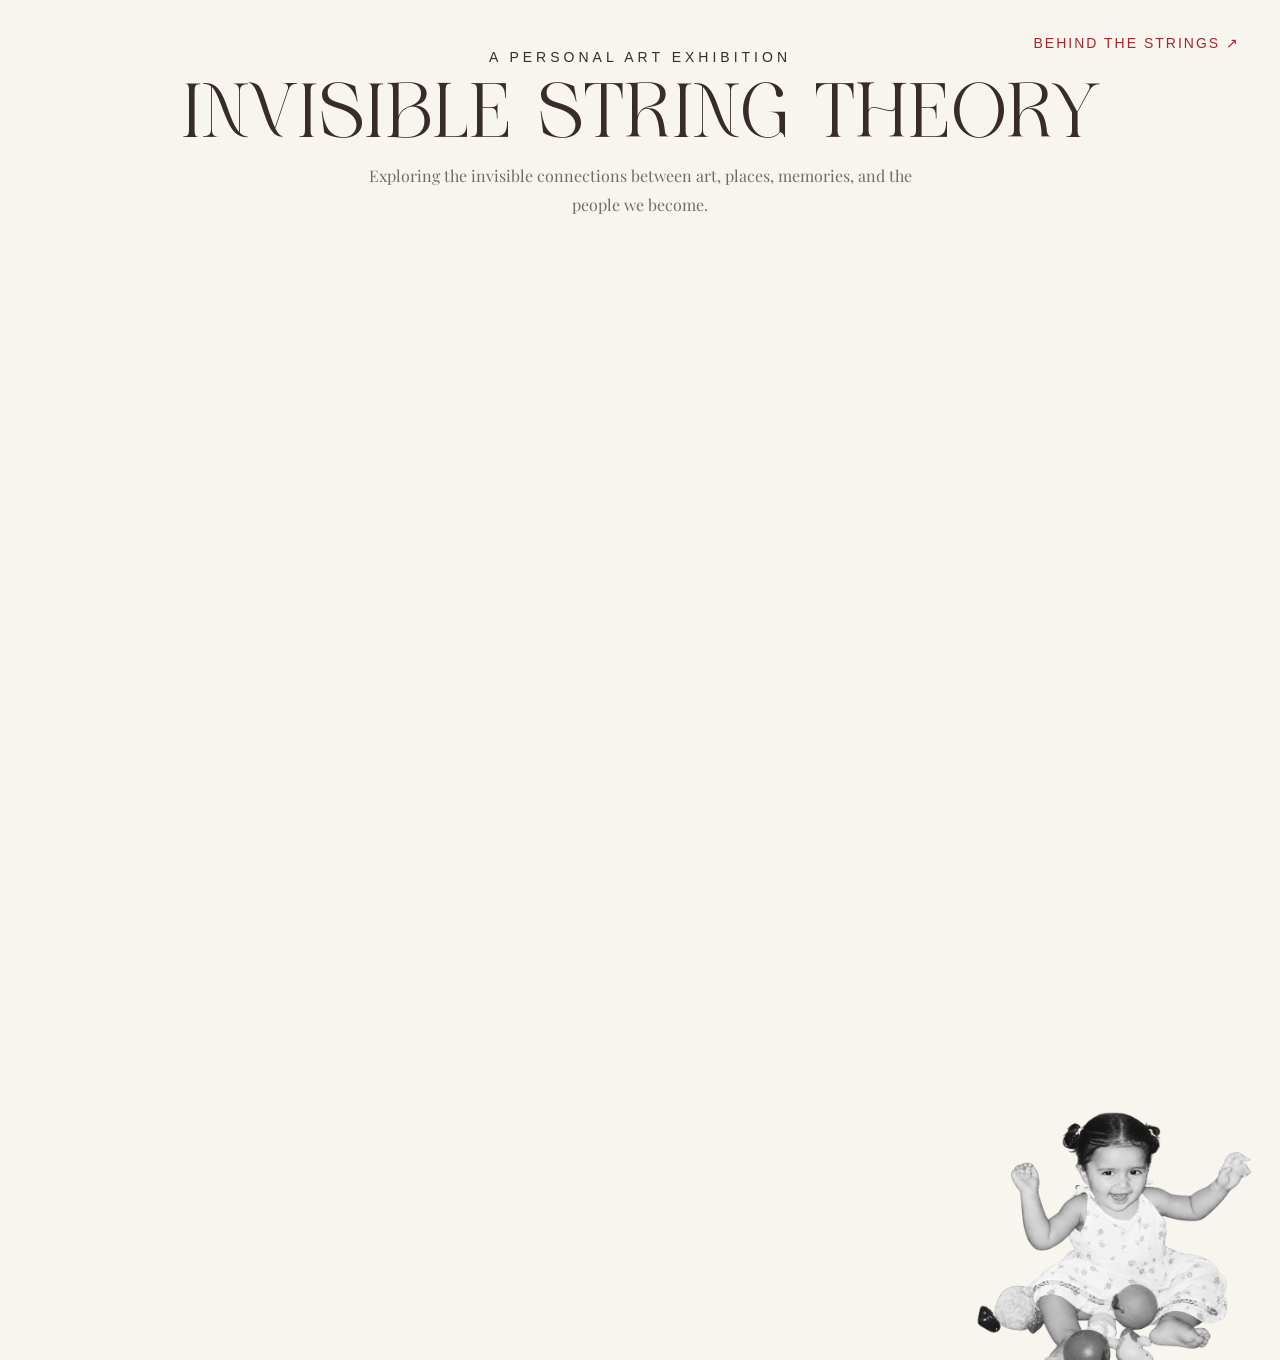
<file: index.html>
<!doctype html>
<html lang="en">
  <head>
    <meta charset="UTF-8" />
    <meta name="viewport" content="width=device-width, initial-scale=1.0" />

    <title>Invisible String Theory</title>

    <link rel="preconnect" href="https://fonts.googleapis.com" />
    <link rel="preconnect" href="https://fonts.gstatic.com" crossorigin />

    <link
      href="https://fonts.googleapis.com/css2?family=Playfair+Display:wght@400;500&display=swap"
      rel="stylesheet"
    />

    <link rel="stylesheet" href="css/style.css" />
    <script src="js/script.js" defer></script>
  </head>

  <body>
    <!-- HEADER -->

    <header>
      <p class="subtitle">A PERSONAL ART EXHIBITION</p>

      <h1>Invisible String Theory</h1>

      <p class="intro">
        Exploring the invisible connections between art, places, memories, and
        the people we become.
      </p>

      <a href="about.html" class="about-link"> BEHIND THE STRINGS ↗ </a>
    </header>

    <!-- GALLERY -->

    <section id="gallery">
      <svg
        id="strings"
        xmlns="http://www.w3.org/2000/svg"
        aria-hidden="true"
      ></svg>

      <main id="main"></main>

      <div id="baby-photo">
        <img src="images/baby.png" alt="A photograph of me as a baby" />
      </div>
    </section>

    <!-- FOOTER -->

    <footer>
      <p>SOMEHOW, EVERYTHING IS CONNECTED.</p>
    </footer>

    <!-- ARTWORK POPUP -->

    <section
      id="popup"
      role="dialog"
      aria-modal="true"
      aria-label="Artwork details"
    >
      <div class="detail-page">
        <!-- POPUP HEADER -->

        <div class="detail-header">
          <button id="close-popup" type="button">← BACK TO EXHIBITION</button>

          <p>INVISIBLE STRING THEORY</p>

          <div class="detail-header-space"></div>
        </div>

        <!-- NOTEBOOK -->

        <div class="detail-body" id="detail-body">
          <!-- LEFT PAGE: MUSEUM ARTWORK -->

          <div class="detail-image-container">
            <img id="popup-image" alt="" />
          </div>

          <!-- MIDDLE PAGE: PERSONAL CONNECTION -->

          <div class="detail-information">
            <p class="detail-label">A PERSONAL CONNECTION</p>

            <h2 id="popup-title"></h2>

            <p id="popup-artist"></p>

            <p id="popup-story"></p>

            <a
              id="popup-source-link"
              href="#"
              target="_blank"
              rel="noopener noreferrer"
            >
              VIEW ORIGINAL ARTWORK ↗
            </a>
          </div>

          <!-- RIGHT PAGE: PERSONAL PHOTOGRAPH -->

          <div class="detail-personal-photo" id="personal-photo-page">
            <p class="personal-photo-label">THROUGH MY LENS</p>

            <div class="personal-photo-container">
              <img id="popup-personal-image" alt="" />
            </div>

            <p id="personal-photo-caption"></p>
          </div>
        </div>
      </div>
    </section>
  </body>
</html>
</file>
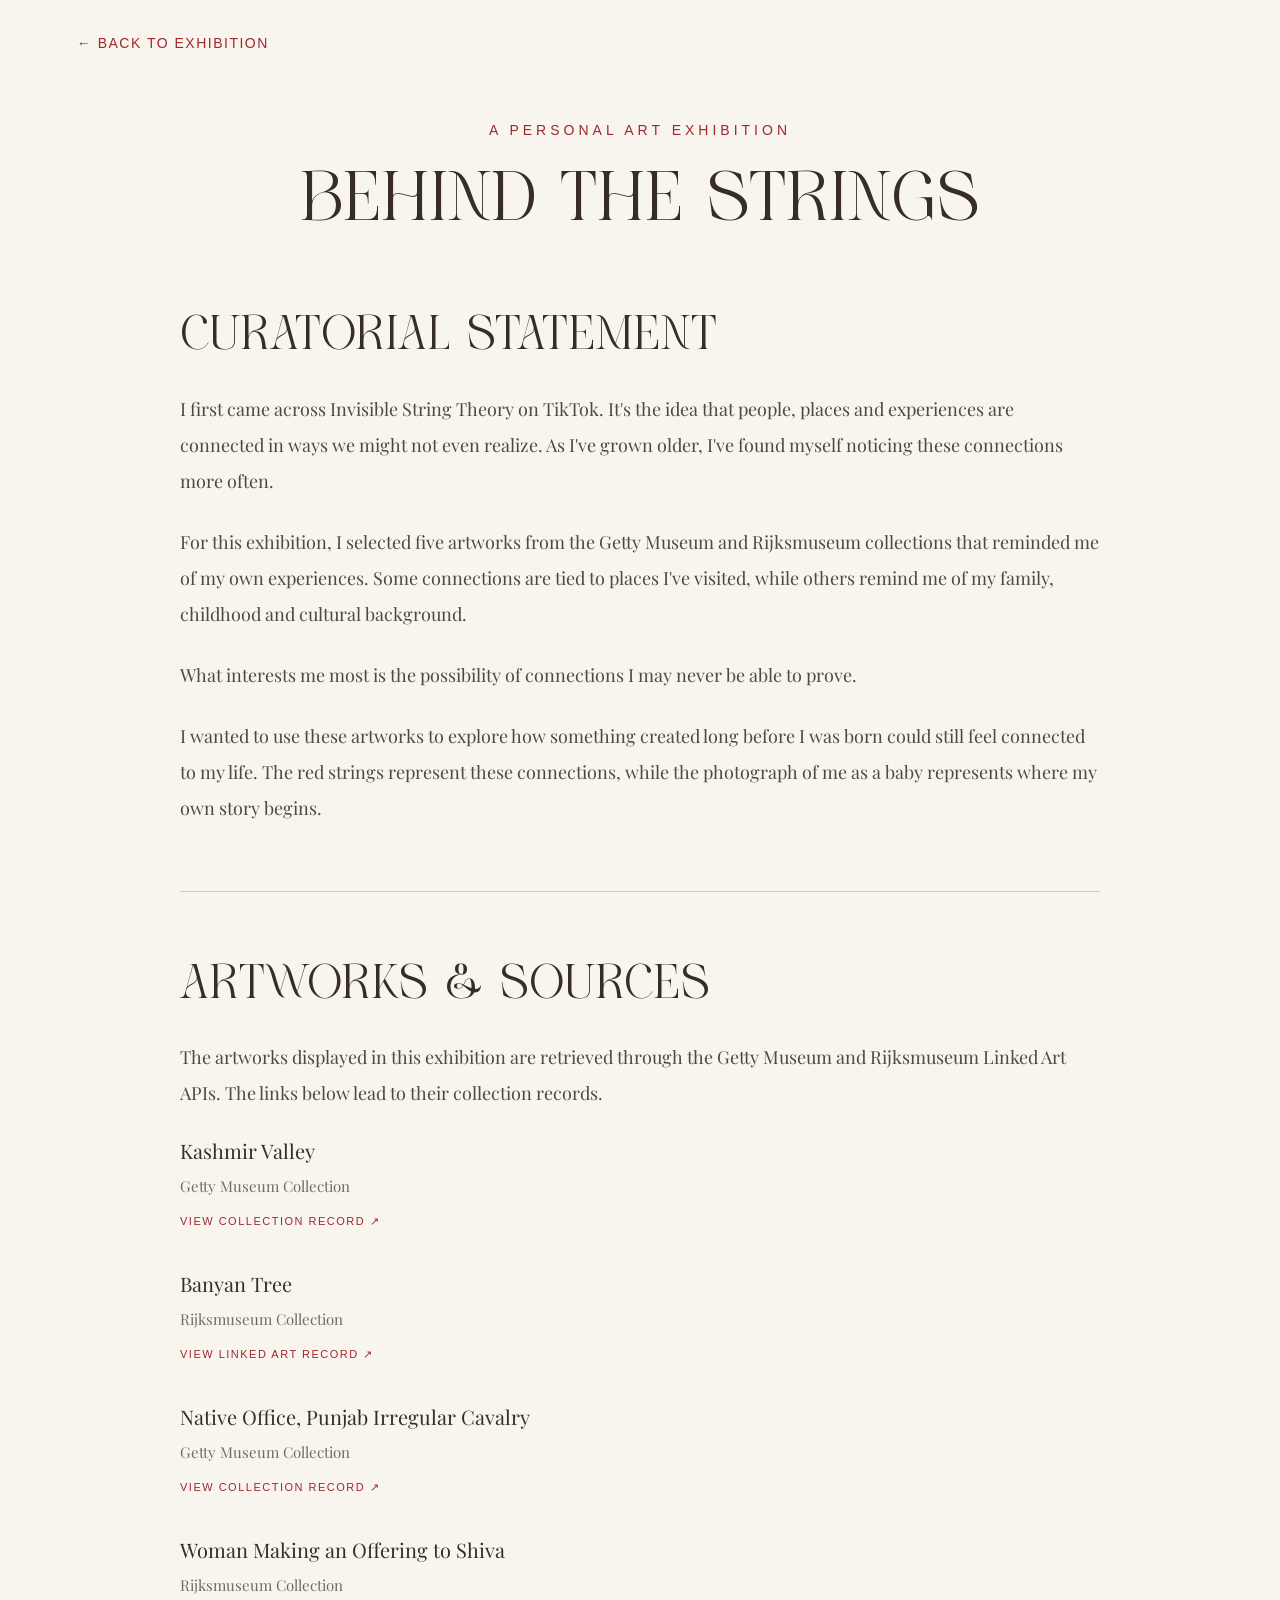
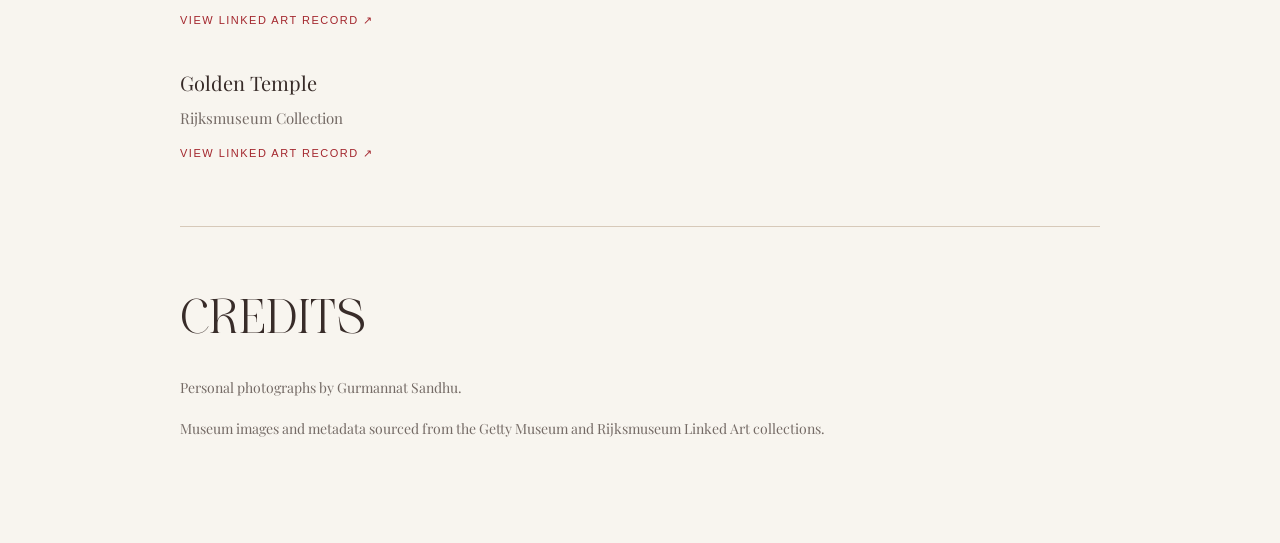
<file: about.html>
<!doctype html>
<html lang="en">
  <head>
    <meta charset="UTF-8" />
    <meta name="viewport" content="width=device-width, initial-scale=1.0" />

    <title>Behind the Strings | Invisible String Theory</title>

    <link rel="preconnect" href="https://fonts.googleapis.com" />
    <link rel="preconnect" href="https://fonts.gstatic.com" crossorigin />

    <link
      href="https://fonts.googleapis.com/css2?family=Playfair+Display:wght@400;500&display=swap"
      rel="stylesheet"
    />

    <link rel="stylesheet" href="css/about.css" />
  </head>

  <body>
    <!-- BACK TO EXHIBITION -->

    <a href="index.html" class="back"> ← BACK TO EXHIBITION </a>

    <main class="about">
      <!-- PAGE HEADER -->

      <p class="subtitle">A PERSONAL ART EXHIBITION</p>

      <h1>Behind the Strings</h1>

      <!-- CURATORIAL STATEMENT -->

      <section>
        <h2>Curatorial Statement</h2>

        <p>
          I first came across Invisible String Theory on TikTok. It's the idea
          that people, places and experiences are connected in ways we might not
          even realize. As I've grown older, I've found myself noticing these
          connections more often.
        </p>

        <p>
          For this exhibition, I selected five artworks from the Getty Museum
          and Rijksmuseum collections that reminded me of my own experiences.
          Some connections are tied to places I've visited, while others remind
          me of my family, childhood and cultural background.
        </p>

        <p>
          What interests me most is the possibility of connections I may never
          be able to prove.
        </p>

        <p>
          I wanted to use these artworks to explore how something created long
          before I was born could still feel connected to my life. The red
          strings represent these connections, while the photograph of me as a
          baby represents where my own story begins.
        </p>
      </section>

      <div class="divider"></div>

      <!-- ARTWORK CITATIONS -->

      <section>
        <h2>Artworks & Sources</h2>

        <p>
          The artworks displayed in this exhibition are retrieved through the
          Getty Museum and Rijksmuseum Linked Art APIs. The links below lead to
          their collection records.
        </p>

        <!-- KASHMIR VALLEY -->

        <div class="citation">
          <h3>Kashmir Valley</h3>

          <p>Getty Museum Collection</p>

          <a
            href="https://www.getty.edu/art/collection/object/109BE6"
            target="_blank"
            rel="noopener noreferrer"
          >
            VIEW COLLECTION RECORD ↗
          </a>
        </div>

        <!-- BANYAN TREE -->

        <div class="citation">
          <h3>Banyan Tree</h3>

          <p>Rijksmuseum Collection</p>

          <a
            href="https://id.rijksmuseum.nl/200408302"
            target="_blank"
            rel="noopener noreferrer"
          >
            VIEW LINKED ART RECORD ↗
          </a>
        </div>

        <!-- PUNJAB SOLDIER -->

        <div class="citation">
          <h3>Native Office, Punjab Irregular Cavalry</h3>

          <p>Getty Museum Collection</p>

          <a
            href="https://www.getty.edu/art/collection/object/108SM5"
            target="_blank"
            rel="noopener noreferrer"
          >
            VIEW COLLECTION RECORD ↗
          </a>
        </div>

        <!-- WOMAN MAKING AN OFFERING TO SHIVA -->

        <div class="citation">
          <h3>Woman Making an Offering to Shiva</h3>

          <p>Rijksmuseum Collection</p>

          <a
            href="https://id.rijksmuseum.nl/200412287"
            target="_blank"
            rel="noopener noreferrer"
          >
            VIEW LINKED ART RECORD ↗
          </a>
        </div>

        <!-- GOLDEN TEMPLE -->

        <div class="citation">
          <h3>Golden Temple</h3>

          <p>Rijksmuseum Collection</p>

          <a
            href="https://id.rijksmuseum.nl/200499770"
            target="_blank"
            rel="noopener noreferrer"
          >
            VIEW LINKED ART RECORD ↗
          </a>
        </div>
      </section>

      <div class="divider"></div>

      <!-- CREDITS -->

      <section>
        <h2>Credits</h2>

        <p class="credits">Personal photographs by Gurmannat Sandhu.</p>

        <p class="credits">
          Museum images and metadata sourced from the Getty Museum and
          Rijksmuseum Linked Art collections.
        </p>
      </section>
    </main>
  </body>
</html>
</file>
<file: css/style.css>
/* CUSTOM FONT */

@font-face {
  font-family: "Velista";
  src: url("../fonts/VELISTA.woff2") format("woff2");
  font-weight: normal;
  font-style: normal;
}

/* GENERAL */

* {
  box-sizing: border-box;
}

html,
body {
  margin: 0;
  min-height: 100%;
}

body {
  background: #f8f5ef;
  color: #382c29;
  font-family: "Playfair Display", Georgia, serif;
  overflow-x: hidden;
}

button,
a {
  font: inherit;
}

/* HEADER */

header {
  text-align: center;
  padding: 35px 20px 10px;
}

.subtitle {
  font-family: Arial, sans-serif;
  font-size: 14px;
  letter-spacing: 4px;
}

h1 {
  font-family: "Velista", serif;
  font-weight: normal;
  font-size: clamp(50px, 6vw, 100px);
  margin: 10px 0;
}

.intro {
  font-size: 16px;
  line-height: 1.8;
  max-width: 550px;
  margin: auto;
  color: #746a65;
}

/* ABOUT PAGE LINK */

.about-link {
  position: absolute;
  top: 35px;
  right: 40px;
  margin: 0;
  font-family: Arial, sans-serif;
  font-size: 14px;
  letter-spacing: 2px;
  color: #a3262d;
  text-decoration: none;
}

.about-link:hover {
  opacity: 0.6;
}

/* GALLERY */

#gallery {
  position: relative;
  width: 100%;
  max-width: 1600px;
  height: 1100px;
  margin: 30px auto 0;
}

#main {
  position: static;
}

/* ARTWORKS */

.card {
  position: absolute;
  width: 18%;
  max-width: 280px;
  cursor: pointer;
  z-index: 2;
  transition: transform 0.3s ease;
}

.card:hover {
  transform: scale(1.05);
  z-index: 5;
}

.card img {
  display: block;
  width: 100%;
  height: 250px;
  object-fit: contain;
}

.card h2,
.card p {
  display: none;
}

/* ARTWORK POSITIONS */

/* Kashmir Valley */

.card[data-object-id="acf92807-4f5a-48a2-9602-0d490dfda12f"] {
  top: 1%;
  left: 39%;
}

/* Soldier */

.card[data-object-id="9e31c9b7-b32f-4300-a015-8be27480d935"] {
  top: 5%;
  left: 10%;
}

/* Banyan Tree */

.card[data-object-id="200408302"] {
  top: 7%;
  right: 4%;
}

/* Golden Temple */

.card[data-object-id="200499770"] {
  top: 38%;
  left: 5%;
  right: auto;
  width: 20%;
  max-width: 300px;
}

.card[data-object-id="200499770"] img {
  height: 270px;
}

/* Woman Praying */

.card[data-object-id="200412287"] {
  top: 66%;
  left: 4%;
}

/* BABY PHOTO */

#baby-photo {
  position: absolute;
  bottom: 0;
  right: 1%;
  width: 340px;
  max-width: 23%;
  margin: 0;
  z-index: 3;
}

#baby-photo img {
  display: block;
  width: 100%;
  height: auto;
  object-fit: contain;
}

/* RED STRINGS */

#strings {
  position: absolute;
  inset: 0;
  width: 100%;
  height: 100%;
  pointer-events: none;
  z-index: 1;
  overflow: visible;
}

.thread {
  fill: none;
  stroke: #a3262d;
  stroke-width: 1.5;
  stroke-linecap: round;
  stroke-linejoin: round;
  opacity: 0.85;
}

/* POPUP */

#popup {
  display: none;
  position: fixed;
  inset: 0;
  z-index: 20;
  background: #f8f5ef;
  overflow-y: auto;
}

.detail-page {
  min-height: 100vh;
  padding: 20px 3% 55px;
}

/* POPUP HEADER */

.detail-header {
  display: flex;
  align-items: center;
  justify-content: space-between;
  gap: 20px;
  padding-bottom: 20px;
  border: none;
}

.detail-header p {
  font-family: Arial, sans-serif;
  font-size: 14px;
  letter-spacing: 3px;
  text-align: center;
  color: #a3262d;
}

.detail-header-space {
  width: 150px;
}

#close-popup {
  border: none;
  background: none;
  color: #382c29;
  cursor: pointer;
  font-family: Arial, sans-serif;
  font-size: 14px;
  text-align: left;
  width: 150px;
  padding: 10px 0;
}

#close-popup:hover {
  color: #a3262d;
}

/* TWO-PAGE NOTEBOOK */

.detail-body {
  position: relative;
  display: grid;
  grid-template-columns: 1fr 1fr;
  gap: 0;
  width: 100%;
  max-width: 1450px;
  min-height: 680px;
  margin: 35px auto 0;
  align-items: stretch;
  background: #f2ebdd;
}

/* THREE-PAGE NOTEBOOK */

.detail-body.three-pages {
  grid-template-columns: 1fr 1.15fr 1fr;
}

/* LEFT PAGE */

.detail-image-container {
  background: #eee5d7;
  min-height: 680px;
  padding: 35px;
  display: flex;
  align-items: center;
  justify-content: center;
}

#popup-image {
  display: block;
  width: 100%;
  height: 590px;
  object-fit: contain;
}

/* MIDDLE PAGE */

.detail-information {
  position: relative;
  background: #f5efe5;
  min-height: 680px;
  padding: 65px 55px;
  box-shadow: none;
  display: flex;
  flex-direction: column;
  justify-content: center;
}

.detail-information::before,
.detail-information::after {
  display: none;
}

/* RED NOTEBOOK STITCHES */

.detail-body::after {
  content: "";
  position: absolute;
  z-index: 4;
  top: 25px;
  bottom: 25px;
  left: 50%;
  width: 26px;
  transform: translateX(-50%);
  pointer-events: none;

  background: repeating-linear-gradient(
    155deg,
    transparent 0px,
    transparent 12px,
    #a3262d 12px,
    #a3262d 15.5px,
    transparent 15.5px,
    transparent 28px
  );

  opacity: 0.95;
}

/* FIRST SEAM IN THREE-PAGE NOTEBOOK */

.detail-body.three-pages::after {
  left: 31.746%;
}

/* SECOND SEAM IN THREE-PAGE NOTEBOOK */

.detail-body.three-pages .detail-information::after {
  content: "";
  display: block;
  position: absolute;
  z-index: 4;
  top: 25px;
  bottom: 25px;
  right: -13px;
  width: 26px;
  pointer-events: none;

  background: repeating-linear-gradient(
    155deg,
    transparent 0px,
    transparent 12px,
    #a3262d 12px,
    #a3262d 15.5px,
    transparent 15.5px,
    transparent 28px
  );

  opacity: 0.95;
}

/* PERSONAL CONNECTION LABEL */

.detail-label {
  font-family: Arial, sans-serif;
  font-size: 10px;
  letter-spacing: 3px;
  text-transform: uppercase;
  color: #a3262d;
  margin: 0 0 30px;
}

/* TITLE */

#popup-title {
  font-family: "Velista", Georgia, serif;
  font-size: clamp(42px, 4.2vw, 66px);
  font-weight: normal;
  line-height: 1.12;
  letter-spacing: 0;
  margin: 0 0 25px;
}

.three-pages #popup-title {
  font-size: clamp(34px, 3vw, 50px);
}

/* ARTIST */

#popup-artist {
  font-family: "Playfair Display", Georgia, serif;
  font-size: 18px;
  color: #a3262d;
  line-height: 1.7;
  margin: 0 0 35px;
}

/* PERSONAL STORY */

#popup-story {
  font-family: "Playfair Display", Georgia, serif;
  font-size: 20px;
  line-height: 1.9;
  color: #514742;
  margin: 0 0 35px;
  padding: 0;
  border: none;
}

.three-pages #popup-story {
  font-size: 17px;
  line-height: 1.85;
}

/* ORIGINAL ARTWORK LINK */

#popup-source-link {
  display: inline-block;
  align-self: flex-start;
  margin-top: 15px;
  font-family: Arial, sans-serif;
  font-size: 11px;
  letter-spacing: 1.5px;
  color: #a3262d;
  text-decoration: none;
  border: none;
}

#popup-source-link:hover {
  opacity: 0.6;
}

/* RIGHT PAGE: PERSONAL PHOTO */

.detail-personal-photo {
  display: none;
  background: #eee5d7;
  min-height: 680px;
  padding: 45px 35px;
  flex-direction: column;
  justify-content: center;
  align-items: center;
  gap: 20px;
}

.three-pages .detail-personal-photo {
  display: flex;
}

.personal-photo-label {
  font-family: Arial, sans-serif;
  font-size: 10px;
  letter-spacing: 3px;
  color: #a3262d;
  margin: 0;
  text-align: center;
}

.personal-photo-container {
  width: 100%;
  height: 490px;
  display: flex;
  align-items: center;
  justify-content: center;
}

#popup-personal-image {
  display: block;
  max-width: 100%;
  max-height: 100%;
  width: auto;
  height: auto;
  object-fit: contain;
}

#personal-photo-caption {
  font-family: "Playfair Display", Georgia, serif;
  font-style: italic;
  font-size: 13px;
  line-height: 1.6;
  color: #746a65;
  text-align: center;
  margin: 0;
}

/* FOOTER */

footer {
  display: none;
}

/* TABLET */

@media (max-width: 1100px) {
  .detail-body.three-pages {
    grid-template-columns: 1fr 1.1fr;
  }

  .three-pages .detail-personal-photo {
    grid-column: 1 / -1;
    min-height: 500px;
  }

  .three-pages .detail-information::after {
    display: none;
  }

  .detail-body.three-pages::after {
    left: 47.619%;
  }

  .three-pages .personal-photo-container {
    height: 420px;
  }

  .three-pages #popup-story {
    font-size: 18px;
  }
}

/* MOBILE */

@media (max-width: 700px) {
  header {
    padding: 30px 15px 10px;
  }

  h1 {
    font-size: 50px;
  }

  #gallery {
    height: 1500px;
  }

  .card {
    width: 38%;
    max-width: none;
  }

  .card img {
    height: 210px;
  }

  .card[data-object-id="acf92807-4f5a-48a2-9602-0d490dfda12f"] {
    top: 5%;
    left: 55%;
  }

  .card[data-object-id="9e31c9b7-b32f-4300-a015-8be27480d935"] {
    top: 5%;
    left: 5%;
  }

  .card[data-object-id="200408302"] {
    top: 26%;
    left: 55%;
    right: auto;
  }

  .card[data-object-id="200499770"] {
    top: 30%;
    left: 2%;
    right: auto;
    width: 38%;
    max-width: none;
  }

  .card[data-object-id="200499770"] img {
    height: 230px;
  }

  .card[data-object-id="200412287"] {
    top: 61%;
    left: 5%;
  }

  #baby-photo {
    width: 230px;
    max-width: 50%;
    right: 2%;
    bottom: 0;
  }

  .detail-page {
    padding: 15px 5% 40px;
  }

  .detail-header {
    gap: 10px;
  }

  .detail-header p {
    font-size: 9px;
    letter-spacing: 1px;
  }

  .detail-header-space {
    display: none;
  }

  #close-popup {
    width: auto;
    flex-shrink: 0;
  }

  .detail-body,
  .detail-body.three-pages {
    grid-template-columns: 1fr;
    min-height: 0;
    margin-top: 25px;
  }

  .detail-image-container {
    min-height: 380px;
    padding: 25px;
  }

  #popup-image {
    height: 330px;
  }

  .detail-information {
    min-height: 0;
    padding: 50px 30px;
  }

  #popup-title,
  .three-pages #popup-title {
    font-size: 44px;
  }

  #popup-artist {
    font-size: 17px;
  }

  #popup-story,
  .three-pages #popup-story {
    font-size: 18px;
    line-height: 1.9;
  }

  .detail-body::after,
  .detail-body.three-pages::after,
  .detail-body.three-pages .detail-information::after {
    display: none;
  }

  .detail-information::before {
    content: "";
    display: block;
    position: absolute;
    top: -13px;
    left: 25px;
    right: 25px;
    height: 26px;

    background: repeating-linear-gradient(
      65deg,
      transparent 0px,
      transparent 12px,
      #a3262d 12px,
      #a3262d 15.5px,
      transparent 15.5px,
      transparent 28px
    );
  }

  .three-pages .detail-personal-photo {
    grid-column: auto;
    min-height: 430px;
    padding: 45px 25px;
    position: relative;
  }

  .personal-photo-container,
  .three-pages .personal-photo-container {
    height: 340px;
  }

  .three-pages .detail-personal-photo::before {
    content: "";
    position: absolute;
    top: -13px;
    left: 25px;
    right: 25px;
    height: 26px;

    background: repeating-linear-gradient(
      65deg,
      transparent 0px,
      transparent 12px,
      #a3262d 12px,
      #a3262d 15.5px,
      transparent 15.5px,
      transparent 28px
    );
  }
}
</file>
<file: css/about.css>
/* CUSTOM FONT */

@font-face {
  font-family: "Velista";
  src: url("../fonts/VELISTA.woff2") format("woff2");
  font-weight: normal;
  font-style: normal;
}

/* GENERAL */

* {
  box-sizing: border-box;
}

html,
body {
  margin: 0;
  padding: 0;
}

body {
  background: #f8f5ef;
  color: #382c29;
  font-family: "Playfair Display", Georgia, serif;
}

/* BACK TO EXHIBITION */

.back {
  display: inline-block;
  margin: 35px 6%;
  font-family: Arial, sans-serif;
  font-size: 14px;
  letter-spacing: 1.5px;
  color: #a3262d;
  text-decoration: none;
}

.back:hover {
  opacity: 0.6;
}

/* MAIN CONTENT */

.about {
  width: 100%;
  max-width: 1000px;
  margin: 30px auto 100px;
  padding: 0 40px;
}

/* PAGE SUBTITLE */

.subtitle {
  text-align: center;
  font-family: Arial, sans-serif;
  font-size: 14px;
  letter-spacing: 4px;
  color: #a3262d;
  margin: 0;
}

/* MAIN HEADING */

h1 {
  text-align: center;
  font-family: "Velista", Georgia, serif;
  font-size: 70px;
  font-weight: normal;
  letter-spacing: normal;
  line-height: 1.2;
  white-space: nowrap;
  width: 100%;
  margin: 15px 0 65px;
}

/* SECTION HEADINGS */

h2 {
  font-family: "Velista", Georgia, serif;
  font-size: 48px;
  font-weight: normal;
  line-height: 1.2;
  margin: 65px 0 25px;
}

/* PARAGRAPHS */

p {
  font-size: 18px;
  line-height: 2;
  color: #514742;
  margin: 0 0 25px;
}

/* DIVIDER */

.divider {
  width: 100%;
  height: 1px;
  background: #d7c9b9;
  margin: 65px 0;
}

/* ARTWORK CITATIONS */

.citation {
  margin: 0 0 40px;
}

.citation h3 {
  font-family: "Playfair Display", Georgia, serif;
  font-size: 20px;
  font-weight: normal;
  line-height: 1.5;
  color: #382c29;
  margin: 0 0 8px;
}

.citation p {
  font-size: 15px;
  line-height: 1.6;
  color: #746a65;
  margin: 0 0 10px;
}

.citation a {
  display: inline-block;
  font-family: Arial, sans-serif;
  font-size: 11px;
  letter-spacing: 1.5px;
  color: #a3262d;
  text-decoration: none;
}

.citation a:hover {
  opacity: 0.6;
}

/* CREDITS */

.credits {
  font-size: 14px;
  line-height: 1.9;
  color: #746a65;
  margin-bottom: 15px;
}
</file>
